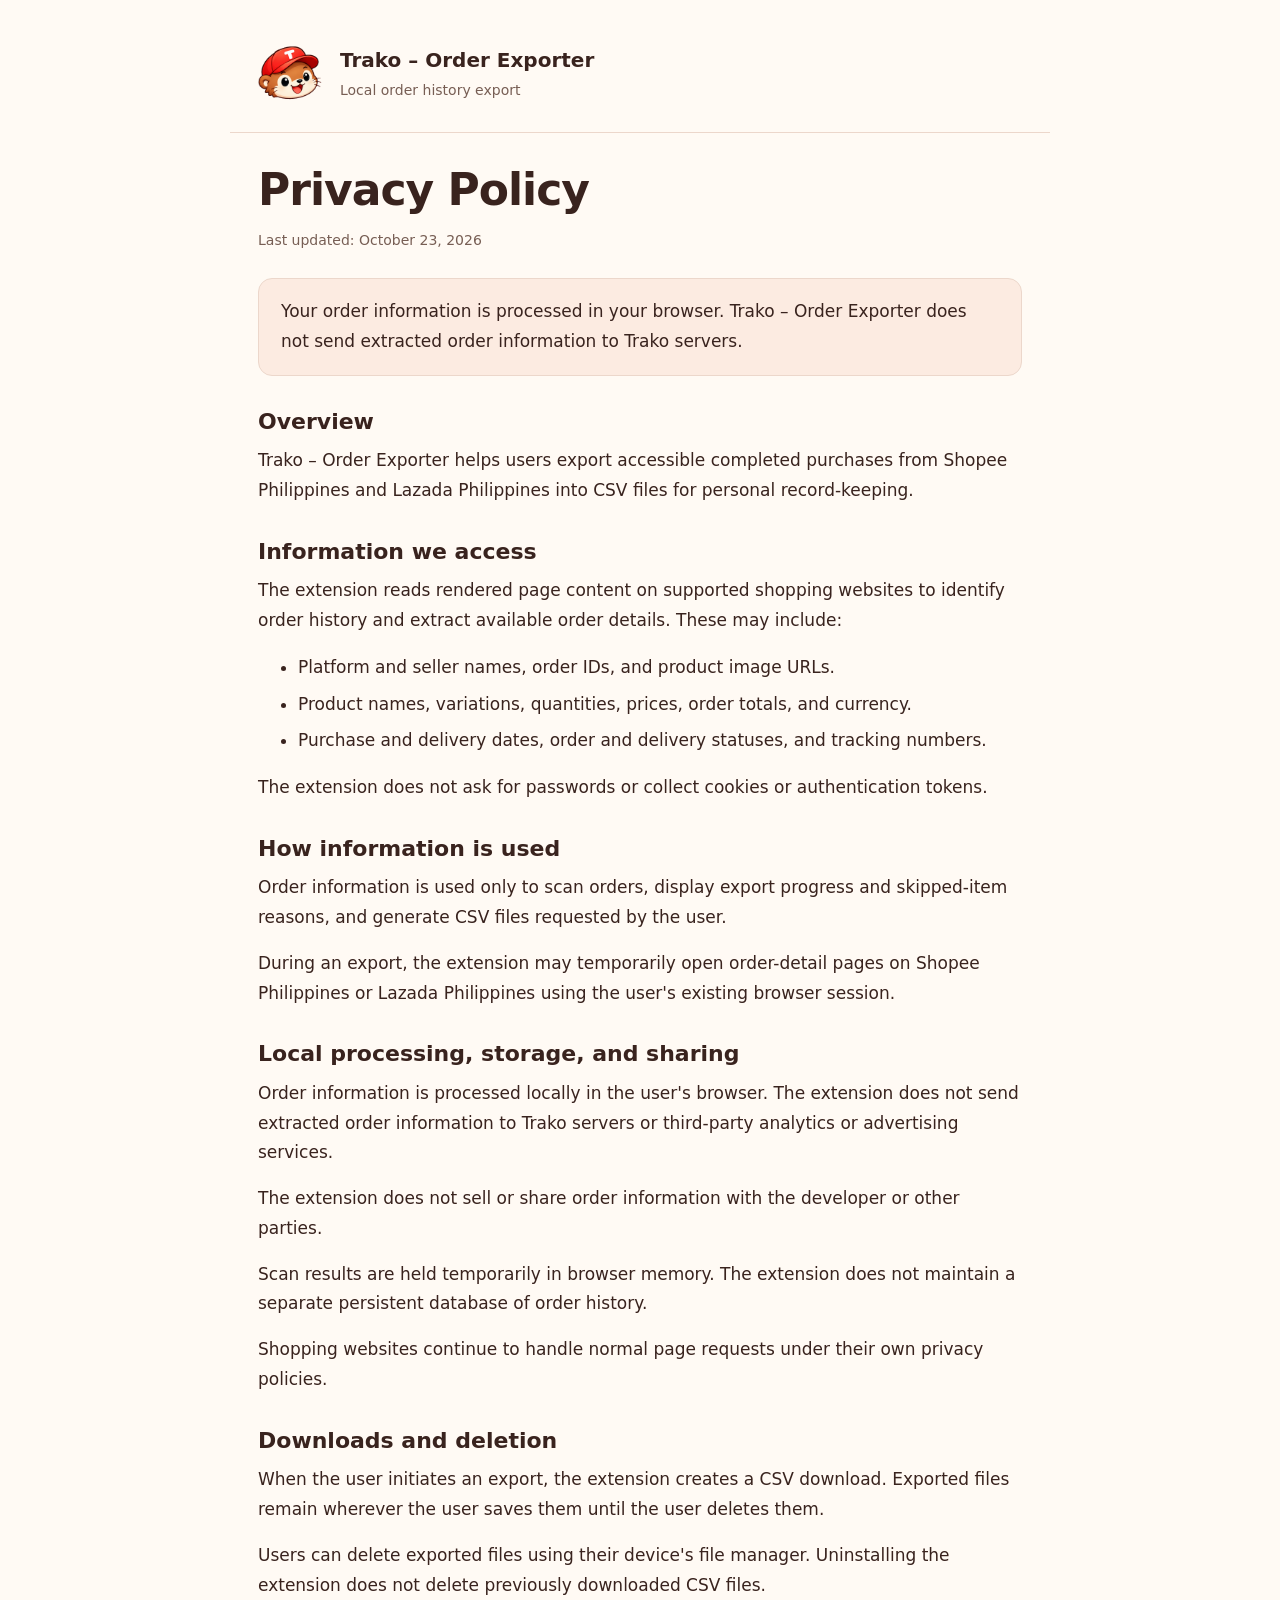
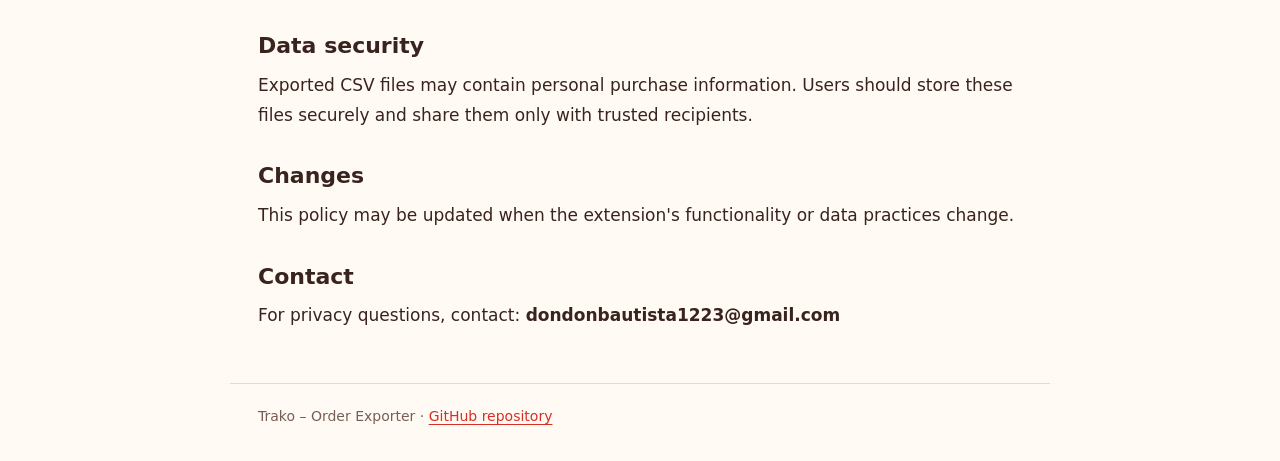
<file: docs/index.html>
<!doctype html>
<html lang="en">
<head>
  <meta charset="utf-8">
  <meta name="viewport" content="width=device-width,initial-scale=1">
  <meta name="description" content="Privacy policy for Trako – Order Exporter, a browser extension that exports accessible shopping order details locally to CSV.">
  <title>Privacy Policy · Trako – Order Exporter</title>
  <link rel="icon" href="assets/mascot-head.svg" type="image/svg+xml">
  <style>
    :root{color-scheme:light;--ink:#39231e;--muted:#775e54;--red:#da2d23;--line:#ecd7cb}
    *{box-sizing:border-box}body{margin:0;background:#fffaf4;color:var(--ink);font:17px/1.75 system-ui,-apple-system,BlinkMacSystemFont,"Segoe UI",sans-serif}
    header,main,footer{max-width:820px;margin:auto;padding-left:28px;padding-right:28px}header{display:flex;gap:16px;align-items:center;padding-top:42px;padding-bottom:28px;border-bottom:1px solid var(--line)}header img{width:66px;height:62px;object-fit:contain}.brand{font-weight:750;font-size:20px}.tag{font-size:14px;color:var(--muted)}main{padding-top:32px;padding-bottom:36px}h1{font-size:clamp(32px,6vw,44px);letter-spacing:-1px;line-height:1.15;margin:0 0 12px}h2{font-size:22px;line-height:1.3;margin:32px 0 10px}p{margin:10px 0 16px}a{color:var(--red);text-underline-offset:3px}a:focus-visible{outline:3px solid var(--red);outline-offset:4px}.updated{color:var(--muted);font-size:14px}.notice{background:#fcebe1;border:1px solid var(--line);border-radius:14px;padding:18px 22px;margin:26px 0}.notice p{margin:0}li{margin:7px 0}footer{border-top:1px solid var(--line);padding-top:20px;padding-bottom:32px;font-size:14px;color:var(--muted)}@media(max-width:480px){header,main,footer{padding-left:20px;padding-right:20px}header{padding-top:26px}.brand{font-size:17px}}
  </style>
</head>
<body>
  <header><img src="assets/mascot-head.svg" alt="Trako mascot"><div><div class="brand">Trako – Order Exporter</div><div class="tag">Local order history export</div></div></header>
  <main>
    <h1>Privacy Policy</h1>
    <p class="updated">Last updated: <time datetime="2026-10-23">October 23, 2026</time></p>
    <div class="notice"><p>Your order information is processed in your browser. Trako – Order Exporter does not send extracted order information to Trako servers.</p></div>
    <section><h2>Overview</h2><p>Trako – Order Exporter helps users export accessible completed purchases from Shopee Philippines and Lazada Philippines into CSV files for personal record-keeping.</p></section>
    <section><h2>Information we access</h2><p>The extension reads rendered page content on supported shopping websites to identify order history and extract available order details. These may include:</p><ul><li>Platform and seller names, order IDs, and product image URLs.</li><li>Product names, variations, quantities, prices, order totals, and currency.</li><li>Purchase and delivery dates, order and delivery statuses, and tracking numbers.</li></ul><p>The extension does not ask for passwords or collect cookies or authentication tokens.</p></section>
    <section><h2>How information is used</h2><p>Order information is used only to scan orders, display export progress and skipped-item reasons, and generate CSV files requested by the user.</p><p>During an export, the extension may temporarily open order-detail pages on Shopee Philippines or Lazada Philippines using the user's existing browser session.</p></section>
    <section><h2>Local processing, storage, and sharing</h2><p>Order information is processed locally in the user's browser. The extension does not send extracted order information to Trako servers or third-party analytics or advertising services.</p><p>The extension does not sell or share order information with the developer or other parties.</p><p>Scan results are held temporarily in browser memory. The extension does not maintain a separate persistent database of order history.</p><p>Shopping websites continue to handle normal page requests under their own privacy policies.</p></section>
    <section><h2>Downloads and deletion</h2><p>When the user initiates an export, the extension creates a CSV download. Exported files remain wherever the user saves them until the user deletes them.</p><p>Users can delete exported files using their device's file manager. Uninstalling the extension does not delete previously downloaded CSV files.</p></section>
    <section><h2>Data security</h2><p>Exported CSV files may contain personal purchase information. Users should store these files securely and share them only with trusted recipients.</p></section>
    <section><h2>Changes</h2><p>This policy may be updated when the extension's functionality or data practices change.</p></section>
    <section><h2>Contact</h2><p>For privacy questions, contact: <strong>dondonbautista1223@gmail.com</strong></p></section>
  </main>
  <footer>Trako – Order Exporter · <a href="https://github.com/Yquannn/Trako-chrome-extension">GitHub repository</a></footer>
</body>
</html>
</file>
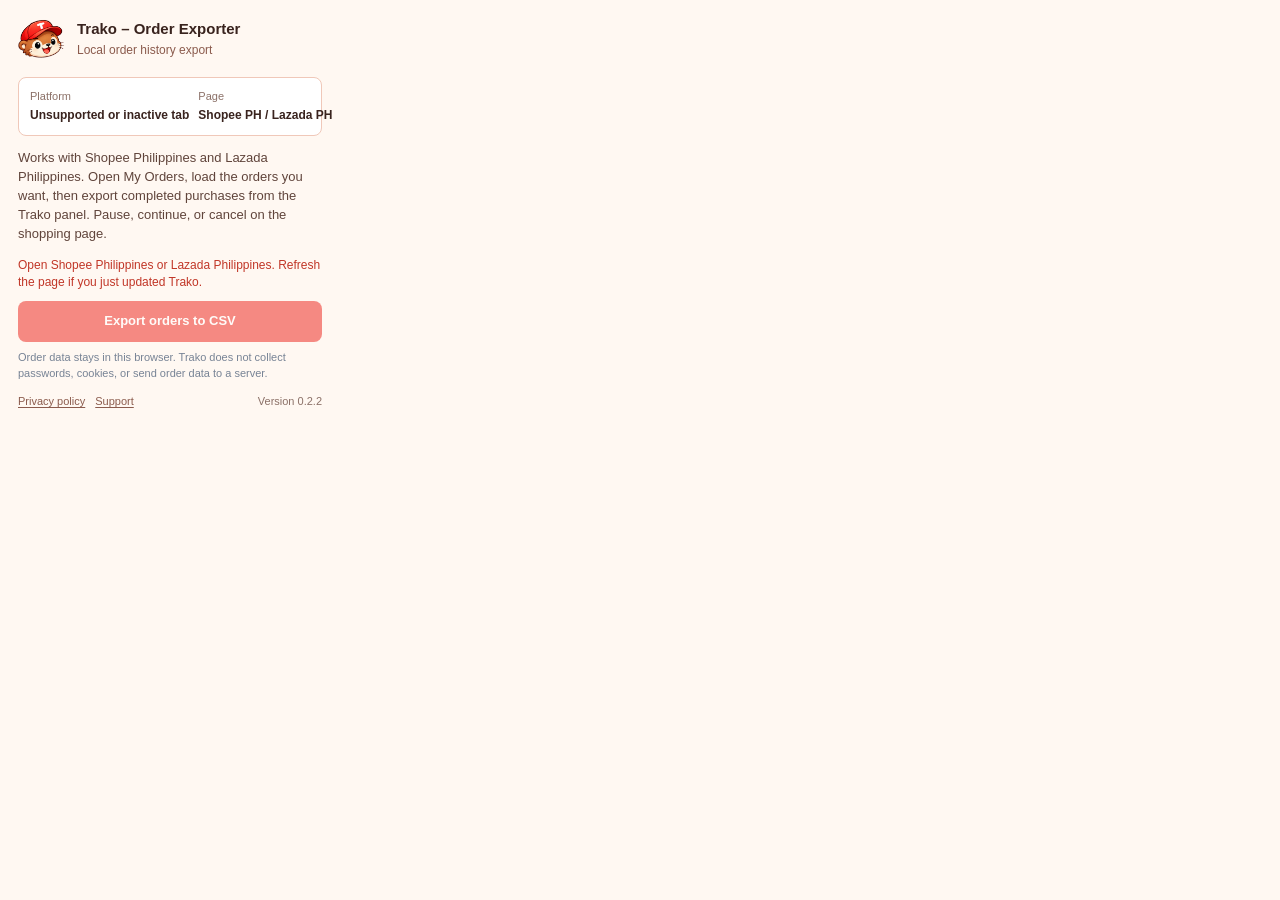
<file: popup.html>
<!doctype html>
<html lang="en">
<head>
  <meta charset="utf-8">
  <meta name="viewport" content="width=device-width, initial-scale=1">
  <title>Trako – Order Exporter</title>
  <link rel="stylesheet" href="popup.css">
</head>
<body>
  <main>
    <div class="brand"><img class="mark" src="assets/mascot-head.svg" alt="Trako mascot"><div><h1>Trako – Order Exporter</h1><p>Local order history export</p></div></div>
    <div class="page-info"><div><span>Platform</span><strong id="platform">Checking active tab…</strong></div><div><span>Page</span><strong id="pageStatus">Ready to scan</strong></div></div>
    <p class="hint">Works with Shopee Philippines and Lazada Philippines. Open My Orders, load the orders you want, then export completed purchases from the Trako panel. Pause, continue, or cancel on the shopping page.</p>
    <p id="status" role="status" aria-live="polite">Ready</p>
    <button id="export">Export orders to CSV</button>
    <p class="privacy">Order data stays in this browser. Trako does not collect passwords, cookies, or send order data to a server.</p>
    <nav class="links" aria-label="Help"><a href="https://yquannn.github.io/Trako-chrome-extension/" target="_blank" rel="noopener noreferrer">Privacy policy</a><a href="mailto:dondonbautista1223@gmail.com">Support</a><span>Version 0.2.2</span></nav>
  </main>
  <script src="export-core.js"></script>
  <script src="popup.js"></script>
</body>
</html>
</file>
<file: popup.css>
* { box-sizing: border-box; }
body { margin: 0; width: 340px; background: #fff8f2; color: #39231e; font: 13px/1.45 -apple-system, BlinkMacSystemFont, "Segoe UI", sans-serif; }
main { padding: 18px; }
.brand { display: flex; gap: 11px; align-items: center; }
.mark { display: block; width: 48px; height: 42px; object-fit: contain; }
h1 { margin: 0; font-size: 15px; }
.brand p { margin: 2px 0 0; color: #8b5b4d; font-size: 12px; }
.page-info { display: grid; grid-template-columns: 1fr 1fr; gap: 9px; margin-top: 17px; padding: 11px; background: #fff; border: 1px solid #f0c8b9; border-radius: 8px; }
.page-info span, .summary span { display: block; color: #8b7067; font-size: 11px; }
.page-info strong { display: block; overflow: hidden; margin-top: 2px; font-size: 12px; text-overflow: ellipsis; white-space: nowrap; }
.hint { margin: 13px 0; color: #465467; }
.summary { display: grid; grid-template-columns: 1fr 1fr; gap: 1px; overflow: hidden; background: #f0c8b9; border: 1px solid #f0c8b9; border-radius: 8px; }
.summary div { padding: 8px 10px; background: #fff; }
.summary b { display: block; margin-top: 2px; font-size: 14px; }
.hint { color: #60443b; }
button { width: 100%; margin-top: 10px; padding: 11px 12px; color: #fff; background: #ed3027; border: 0; border-radius: 8px; font: inherit; font-weight: 700; cursor: pointer; }
button:hover { background: #d8231c; }
button:disabled { opacity: .55; cursor: wait; }
#status { min-height: 18px; margin: 10px 0 0; color: #c13627; font-size: 12px; }
#status.error { color: #b42318; }
.privacy { margin: 8px 0 0; color: #778395; font-size: 11px; }
.links { display:flex;flex-wrap:wrap;gap:10px;margin-top:12px;font-size:11px;align-items:center; }
.links a { color:#8b5b4d;text-underline-offset:2px; }
.links span { color:#8b7067;margin-left:auto; }
</file>
